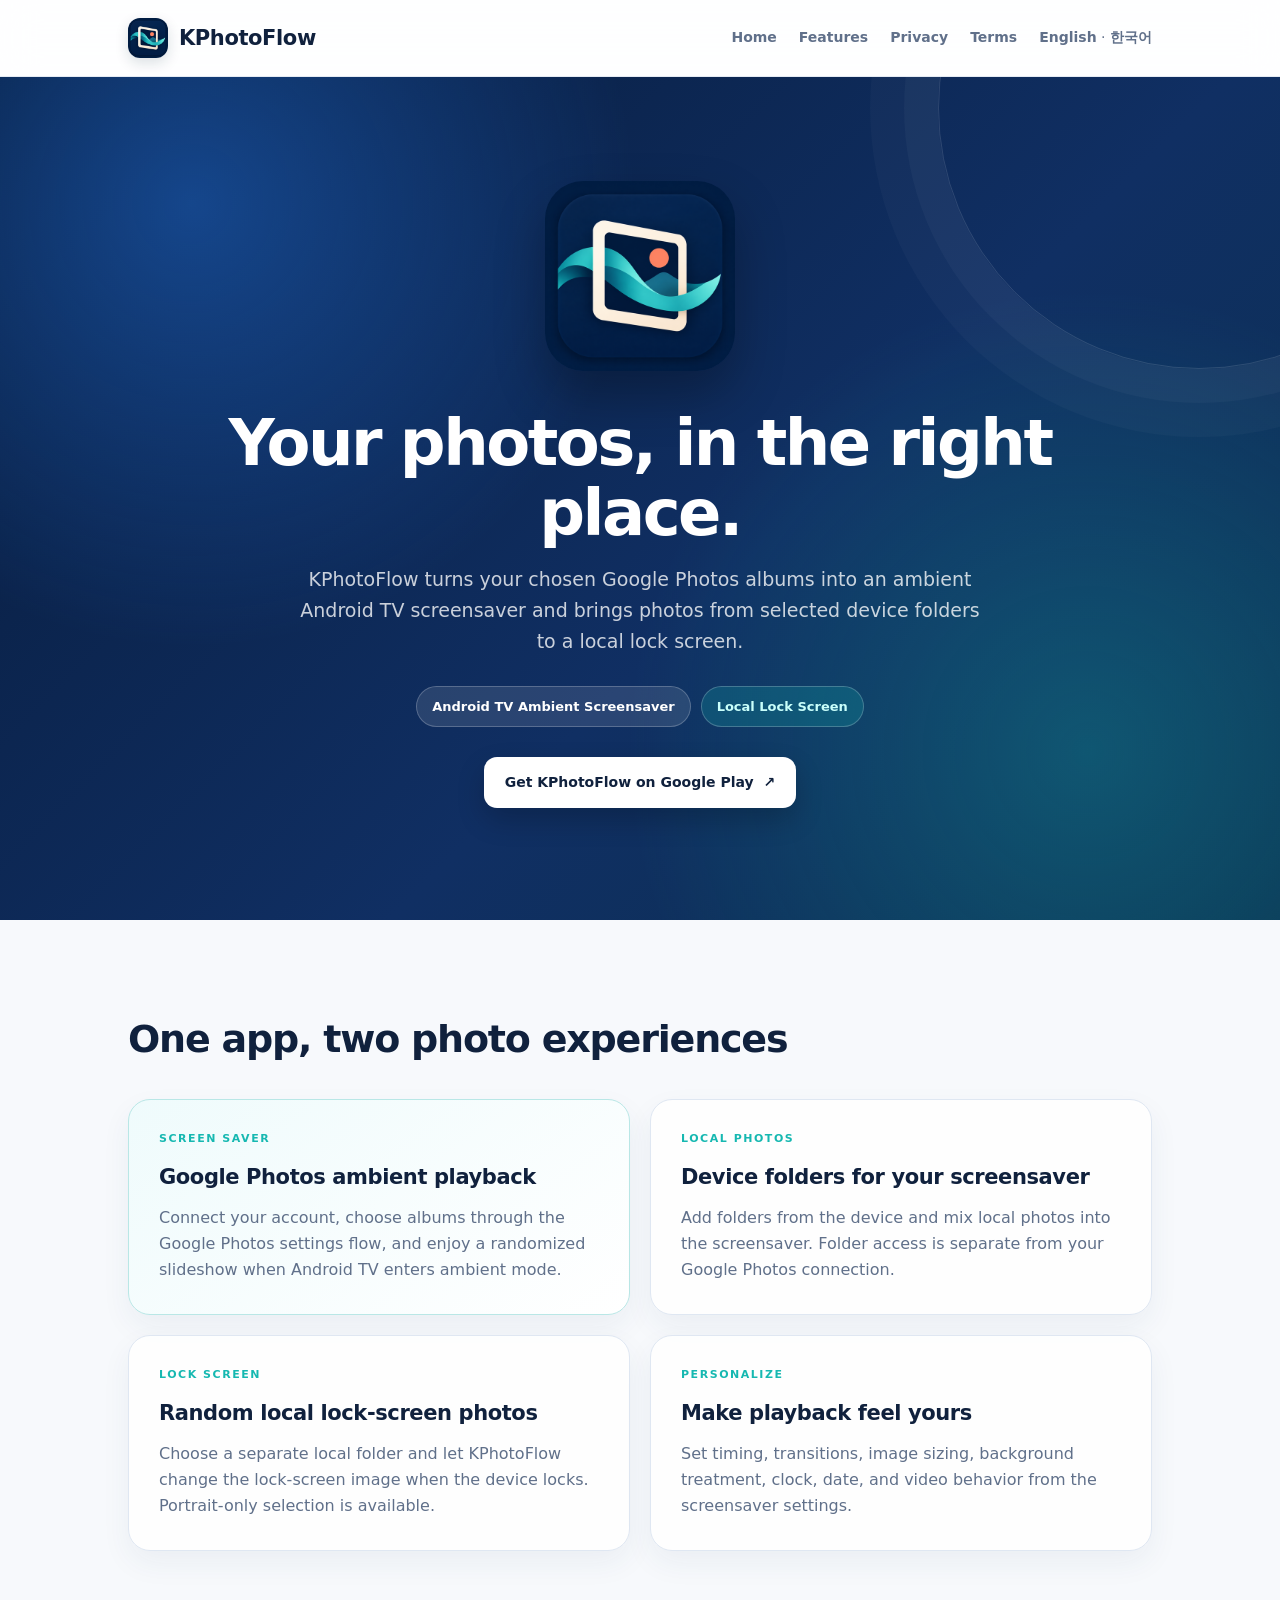
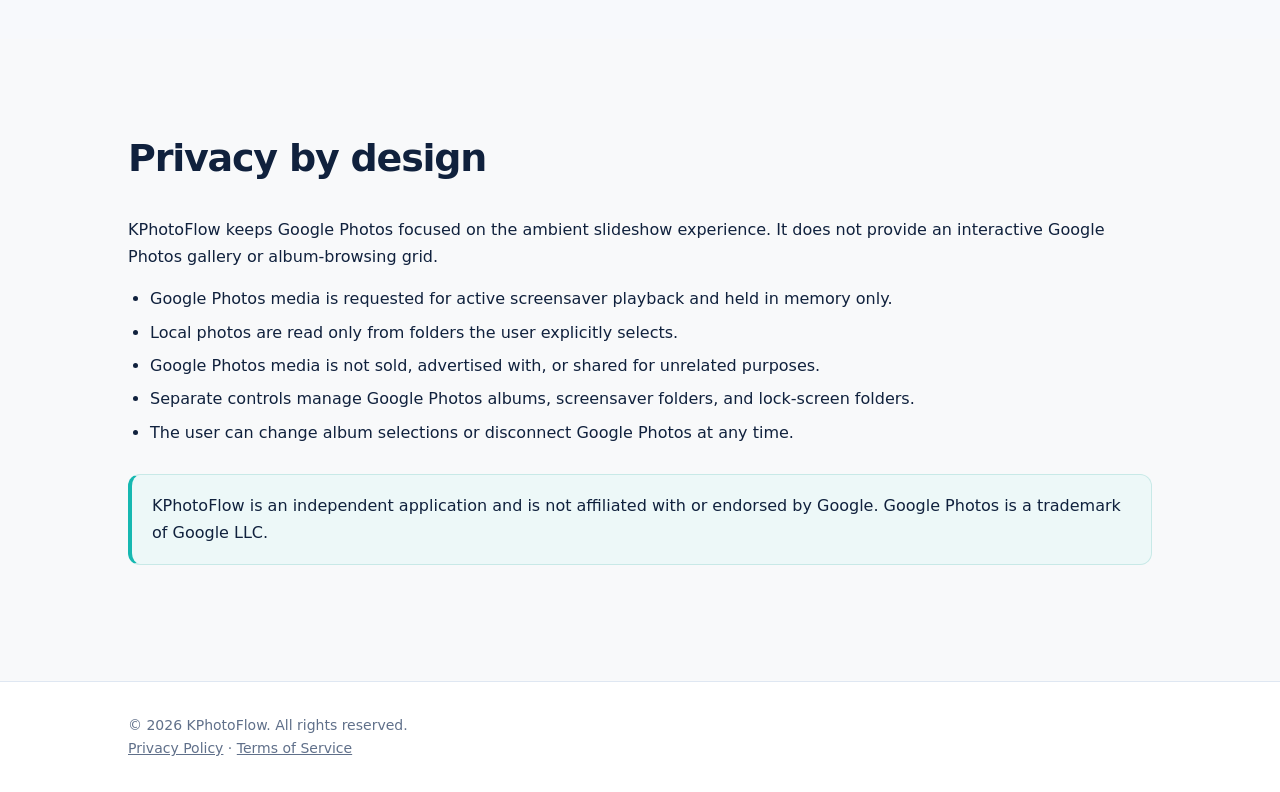
<file: index.html>
<!doctype html>
<html lang="en">
<head>
<meta charset="utf-8">
<meta name="viewport" content="width=device-width, initial-scale=1">
<title>KPhotoFlow | KPhotoFlow</title>
<meta name="description" content="KPhotoFlow is a privacy-first ambient screensaver and local lock-screen photo app.">
<link rel="icon" type="image/png" href="assets/photoflow-logo.png">
<link rel="stylesheet" href="style.css">
</head>
<body>
<header>
  <div class="container nav">
    <a class="brand" href="index.html">
      <img src="assets/photoflow-logo.png" alt="KPhotoFlow logo">
      <span>KPhotoFlow</span>
    </a>
    <nav>
      <a href="index.html">Home</a>
      <a href="#features">Features</a>
      <a href="privacy.html">Privacy</a>
      <a href="terms.html">Terms</a>
      <span class="language-switch"><a href="index.html">English</a> · <a href="index-ko.html">한국어</a></span>
    </nav>
  </div>
</header>

<main>
<section class="hero">
  <div class="container">
    <img src="assets/photoflow-logo.png" alt="KPhotoFlow">
    <h1>Your photos, in the right place.</h1>
    <p>KPhotoFlow turns your chosen Google Photos albums into an ambient Android TV screensaver and brings photos from selected device folders to a local lock screen.</p>
    <div class="badges"><span class="badge">Android TV Ambient Screensaver</span><span class="badge secondary">Local Lock Screen</span></div>
    <div class="hero-actions"><a class="download-button" href="https://play.google.com/store/apps/details?id=com.photoflow.tv" target="_blank" rel="noopener">Get KPhotoFlow on Google Play <span aria-hidden="true">↗</span></a></div>
  </div>
</section>

<section id="features">
  <div class="container">
    <h2>One app, two photo experiences</h2>
    <div class="grid">
      <div class="card accent-card"><span class="eyebrow">SCREEN SAVER</span><h3>Google Photos ambient playback</h3><p>Connect your account, choose albums through the Google Photos settings flow, and enjoy a randomized slideshow when Android TV enters ambient mode.</p></div>
      <div class="card"><span class="eyebrow">LOCAL PHOTOS</span><h3>Device folders for your screensaver</h3><p>Add folders from the device and mix local photos into the screensaver. Folder access is separate from your Google Photos connection.</p></div>
      <div class="card"><span class="eyebrow">LOCK SCREEN</span><h3>Random local lock-screen photos</h3><p>Choose a separate local folder and let KPhotoFlow change the lock-screen image when the device locks. Portrait-only selection is available.</p></div>
      <div class="card"><span class="eyebrow">PERSONALIZE</span><h3>Make playback feel yours</h3><p>Set timing, transitions, image sizing, background treatment, clock, date, and video behavior from the screensaver settings.</p></div>
    </div>
  </div>
</section>

<section style="background:#f8f9fa;">
  <div class="container">
    <h2>Privacy by design</h2>
    <p>KPhotoFlow keeps Google Photos focused on the ambient slideshow experience. It does not provide an interactive Google Photos gallery or album-browsing grid.</p>
    <ul>
      <li>Google Photos media is requested for active screensaver playback and held in memory only.</li>
      <li>Local photos are read only from folders the user explicitly selects.</li>
      <li>Google Photos media is not sold, advertised with, or shared for unrelated purposes.</li>
      <li>Separate controls manage Google Photos albums, screensaver folders, and lock-screen folders.</li>
      <li>The user can change album selections or disconnect Google Photos at any time.</li>
    </ul>
    <div class="notice">
      KPhotoFlow is an independent application and is not affiliated with or endorsed by Google.
      Google Photos is a trademark of Google LLC.
    </div>
  </div>
</section>
</main>

<footer>
  <div class="container">
    <div>© 2026 KPhotoFlow. All rights reserved.</div>
    <div><a href="privacy.html">Privacy Policy</a> · <a href="terms.html">Terms of Service</a></div>
  </div>
</footer>
<script src="language.js"></script>
</body>
</html>
</file>
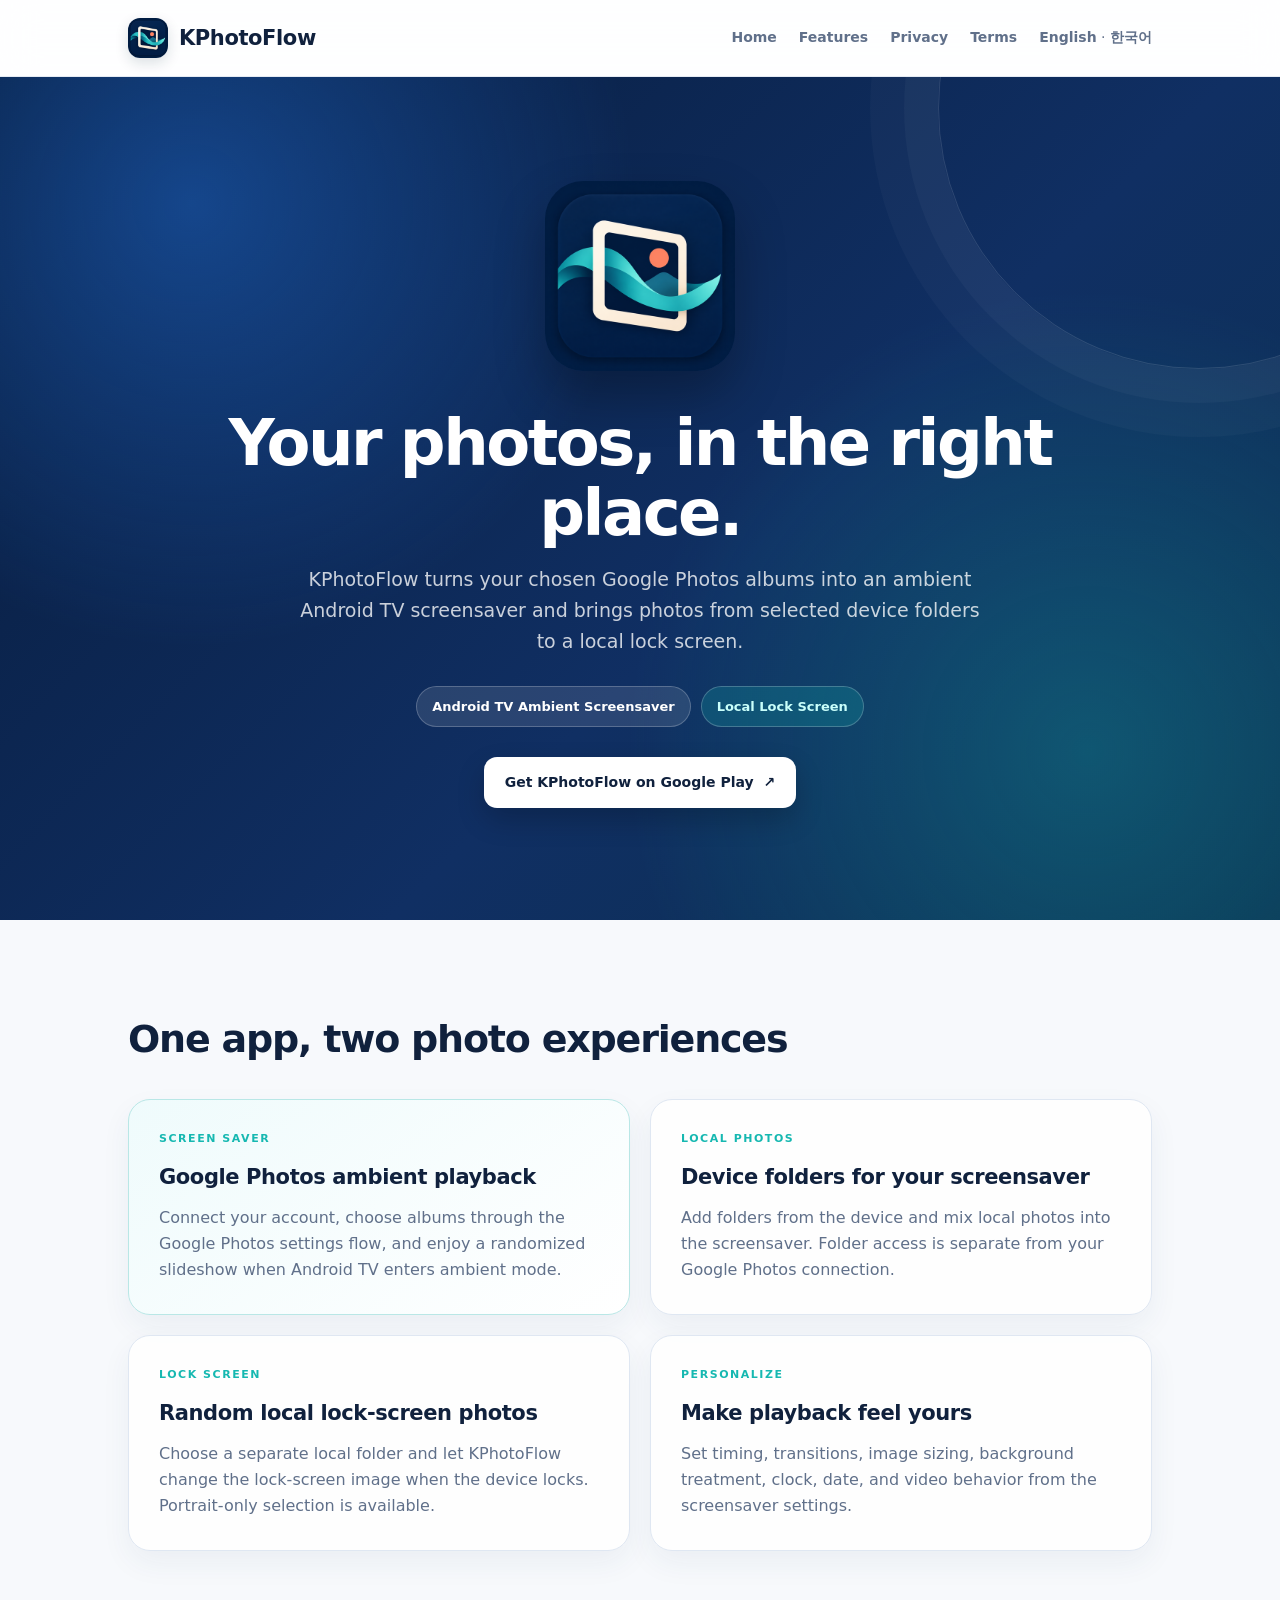
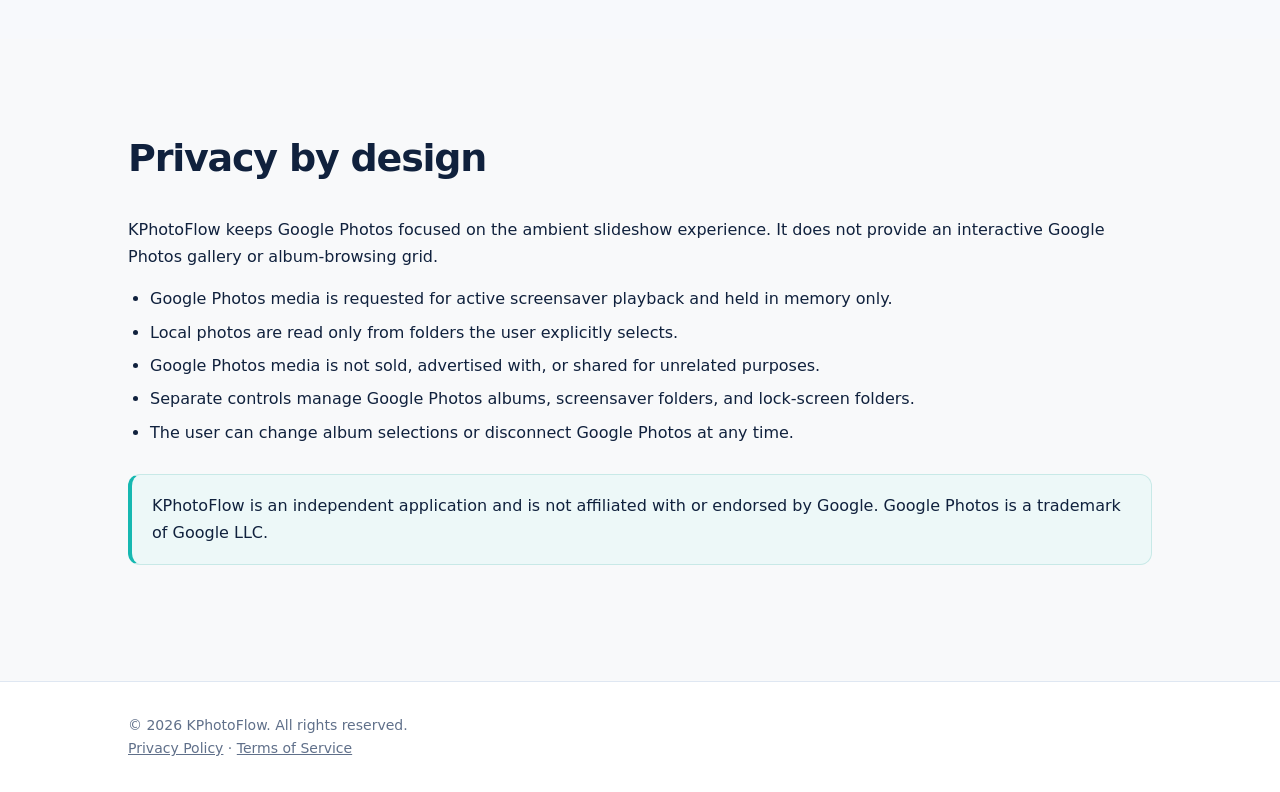
<file: index-ko.html>
<!doctype html>
<html lang="ko">
<head>
<meta charset="utf-8">
<meta name="viewport" content="width=device-width, initial-scale=1">
<title>KPhotoFlow | KPhotoFlow</title>
<meta name="description" content="KPhotoFlow 앰비언트 화면보호기와 로컬 잠금화면 사진 앱입니다.">
<link rel="icon" type="image/png" href="assets/photoflow-logo.png">
<link rel="stylesheet" href="style.css">
</head>
<body>
<header><div class="container nav">
  <a class="brand" href="index-ko.html"><img src="assets/photoflow-logo.png" alt="KPhotoFlow 로고"><span>KPhotoFlow</span></a>
  <nav><a href="index-ko.html">홈</a><a href="#features">기능</a><a href="privacy-ko.html">개인정보</a><a href="terms-ko.html">약관</a><span class="language-switch"><a href="index.html">English</a> · <a href="index-ko.html">한국어</a></span></nav>
</div></header>
<main>
<section class="hero"><div class="container">
  <img src="assets/photoflow-logo.png" alt="KPhotoFlow">
  <h1>사진을, 가장 잘 어울리는 곳에.</h1>
  <p>KPhotoFlow는 선택한 Google 포토 앨범을 Android TV 앰비언트 화면보호기로 보여주고, 기기 폴더의 사진을 로컬 잠금화면에 표시합니다.</p>
  <div class="badges"><span class="badge">Android TV 앰비언트 화면보호기</span><span class="badge secondary">로컬 잠금화면</span></div>
  <div class="hero-actions"><a class="download-button" href="https://play.google.com/store/apps/details?id=com.photoflow.tv" target="_blank" rel="noopener">Google Play에서 KPhotoFlow 다운로드 <span aria-hidden="true">↗</span></a></div>
</div></section>
<section id="features"><div class="container">
  <h2>하나의 앱, 두 가지 사진 경험</h2>
  <div class="grid">
    <div class="card accent-card"><span class="eyebrow">화면보호기</span><h3>Google 포토 앰비언트 재생</h3><p>계정을 연결하고 Google 포토 설정 화면에서 앨범을 선택하면 Android TV가 앰비언트 모드에 들어갈 때 무작위 슬라이드쇼를 재생합니다.</p></div>
    <div class="card"><span class="eyebrow">로컬 사진</span><h3>화면보호기용 기기 폴더</h3><p>기기 폴더를 추가해 로컬 사진을 화면보호기에 포함할 수 있습니다. Google 포토 연결과는 별도로 관리됩니다.</p></div>
    <div class="card"><span class="eyebrow">잠금화면</span><h3>무작위 로컬 잠금화면</h3><p>별도의 로컬 폴더를 선택하면 기기가 잠길 때마다 잠금화면 사진을 변경합니다. 세로사진만 사용하도록 설정할 수도 있습니다.</p></div>
    <div class="card"><span class="eyebrow">개인화</span><h3>나만의 재생 방식</h3><p>재생 시간, 전환 효과, 사진 크기, 배경 처리, 시계, 날짜, 동영상 동작을 설정할 수 있습니다.</p></div>
  </div>
</div></section>
<section style="background:#f8f9fa;"><div class="container">
  <h2>개인정보 보호를 기본으로</h2>
  <p>KPhotoFlow는 Google 포토를 앰비언트 슬라이드쇼에만 사용합니다. Google 포토의 대화형 갤러리나 앨범 탐색 화면은 제공하지 않습니다.</p>
  <ul><li>Google 포토 미디어는 재생 중 메모리에만 보관합니다.</li><li>로컬 사진은 사용자가 직접 선택한 폴더에서만 읽습니다.</li><li>Google 포토 미디어를 판매하거나 광고·무관한 목적으로 공유하지 않습니다.</li><li>Google 포토 앨범, 화면보호기 폴더, 잠금화면 폴더를 각각 관리합니다.</li></ul>
  <div class="notice">KPhotoFlow는 Google과 제휴하거나 Google의 후원을 받지 않는 독립 애플리케이션입니다. Google Photos는 Google LLC의 상표입니다.</div>
</div></section>
</main>
<footer><div class="container"><div>© 2026 KPhotoFlow. All rights reserved.</div><div><a href="privacy-ko.html">개인정보 처리방침</a> · <a href="terms-ko.html">이용약관</a></div></div></footer><script src="language.js"></script>
</body></html>
</file>
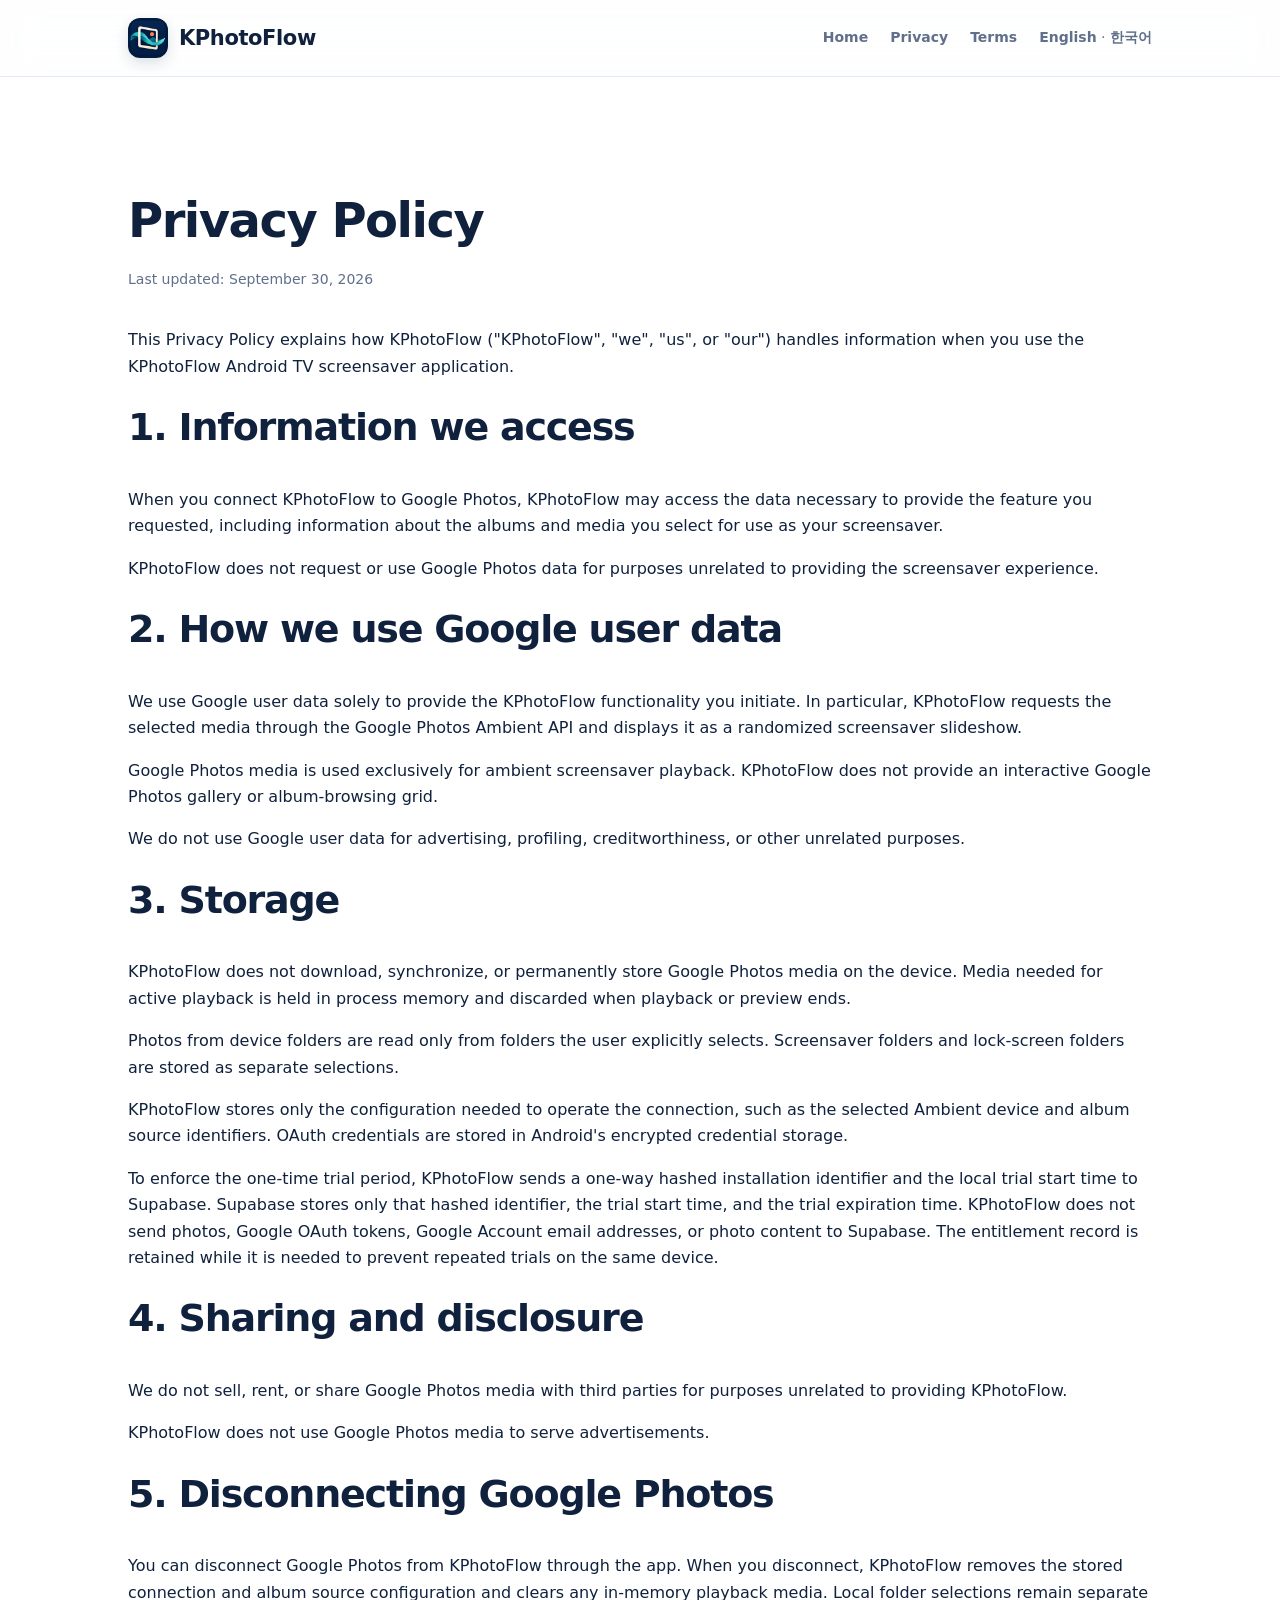
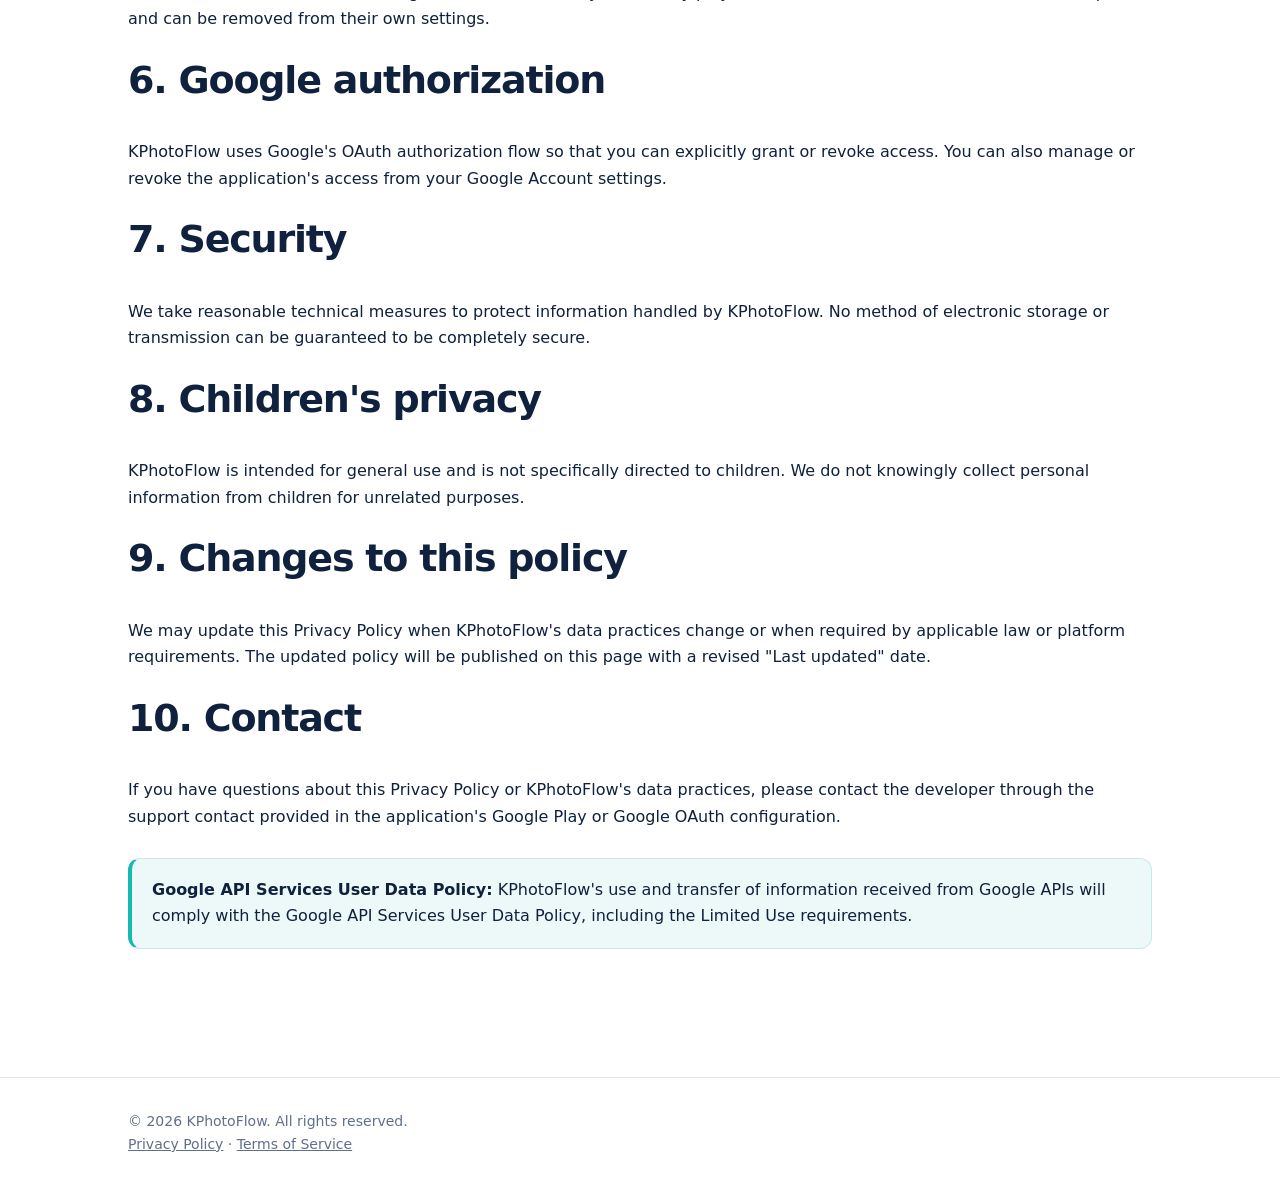
<file: privacy-ko.html>
<!doctype html>
<html lang="ko"><head><meta charset="utf-8"><meta name="viewport" content="width=device-width, initial-scale=1"><title>개인정보 처리방침 | KPhotoFlow</title><meta name="description" content="KPhotoFlow의 개인정보 처리방침입니다."><link rel="icon" type="image/png" href="assets/photoflow-logo.png"><link rel="stylesheet" href="style.css"></head>
<body><header><div class="container nav"><a class="brand" href="index-ko.html"><img src="assets/photoflow-logo.png" alt="KPhotoFlow 로고"><span>KPhotoFlow</span></a><nav><a href="index-ko.html">홈</a><a href="index-ko.html#features">기능</a><a href="privacy-ko.html">개인정보</a><a href="terms-ko.html">약관</a><span class="language-switch"><a href="privacy.html">English</a> · <a href="privacy-ko.html">한국어</a></span></nav></div></header>
<main class="policy"><div class="container"><h1>개인정보 처리방침</h1><div class="updated">최종 업데이트: 2026년 9월 30일</div>
<p>이 개인정보 처리방침은 KPhotoFlow Android TV 화면보호기와 로컬 잠금화면 기능이 정보를 처리하는 방식을 설명합니다.</p>
<h2>1. 접근하는 정보</h2><p>Google 포토를 연결하면 사용자가 화면보호기에 사용하도록 선택한 앨범과 미디어를 제공하는 데 필요한 정보에 접근할 수 있습니다.</p><p>화면보호기 기능과 무관한 목적으로 Google 포토 데이터를 요청하거나 사용하지 않습니다.</p>
<h2>2. Google 사용자 데이터 사용</h2><p>Google 사용자 데이터는 사용자가 요청한 KPhotoFlow 기능을 제공하는 데만 사용합니다. Google Photos Ambient API로 선택된 미디어를 요청하고 무작위 앰비언트 슬라이드쇼로 표시합니다.</p><p>Google 포토 미디어는 앰비언트 화면보호기에만 사용하며 대화형 갤러리나 앨범 탐색 화면을 제공하지 않습니다. 광고, 프로파일링 또는 기타 무관한 목적으로 사용하지 않습니다.</p>
<h2>3. 저장</h2><p>Google 포토 미디어를 기기에 다운로드하거나 영구 저장하지 않습니다. 재생에 필요한 미디어는 프로세스 메모리에만 보관하고 재생이나 미리보기가 끝나면 폐기합니다.</p><p>로컬 사진은 사용자가 명시적으로 선택한 폴더에서만 읽습니다. 화면보호기 폴더와 잠금화면 폴더는 별도로 관리합니다. OAuth 자격 증명은 Android의 암호화된 저장소에 보관합니다.</p><p>1회 체험판을 관리하기 위해 KPhotoFlow는 해시 처리한 설치 식별자와 로컬 체험 시작 시각을 Supabase로 보냅니다. Supabase에는 해시된 식별자, 체험 시작 시각, 체험 만료 시각만 저장됩니다. 사진, Google OAuth 토큰, Google 계정 이메일 주소, 사진 내용은 Supabase로 보내지 않습니다. 같은 기기에서 체험판이 반복되지 않도록 필요한 기간 동안 체험판 권한 기록을 보관합니다.</p>
<h2>4. 공유 및 공개</h2><p>Google 포토 미디어를 판매하거나 무관한 목적으로 제3자와 공유하지 않으며 광고에 사용하지 않습니다.</p>
<h2>5. Google 포토 연결 해제</h2><p>앱에서 Google 포토 연결을 해제할 수 있습니다. 연결 정보와 앨범 설정, 메모리의 재생 미디어를 삭제합니다. 로컬 폴더 설정은 별도로 유지되며 자체 설정에서 제거할 수 있습니다.</p>
<h2>6. 보안 및 변경</h2><p>KPhotoFlow는 처리하는 정보를 보호하기 위해 합리적인 기술적 조치를 취합니다. 데이터 처리 방식이나 관련 법령이 변경되면 이 페이지의 업데이트 날짜를 갱신합니다.</p>
<h2>7. 문의</h2><p>개인정보 처리에 관한 문의는 Google Play 또는 Google OAuth 설정에 제공된 개발자 지원 연락처를 이용해 주세요.</p><div class="notice"><strong>Google API 서비스 사용자 데이터 정책:</strong> KPhotoFlow는 Google API에서 받은 정보의 사용 및 이전에 관한 정책과 Limited Use 요건을 준수합니다.</div>
</div></main><footer><div class="container"><div>© 2026 KPhotoFlow. All rights reserved.</div><div><a href="privacy-ko.html">개인정보 처리방침</a> · <a href="terms-ko.html">이용약관</a></div></div></footer><script src="language.js"></script></body></html>
</file>
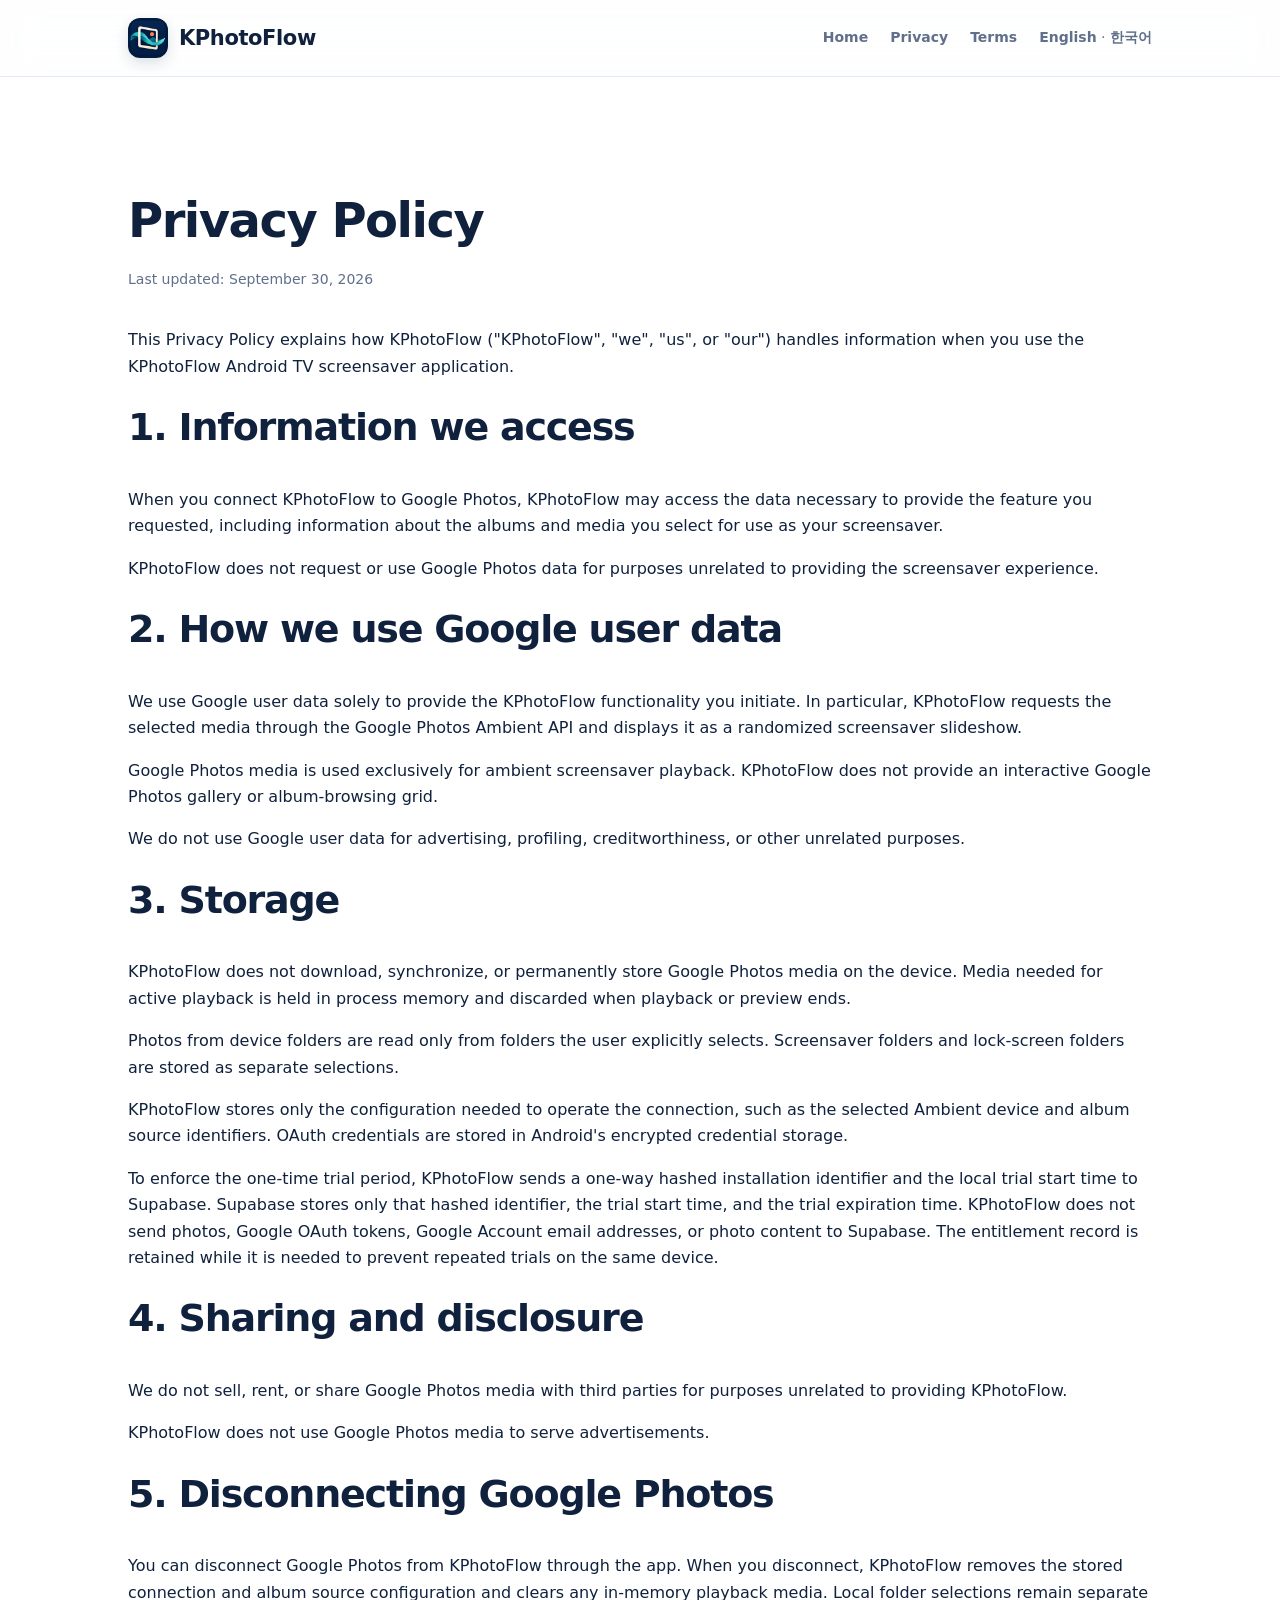
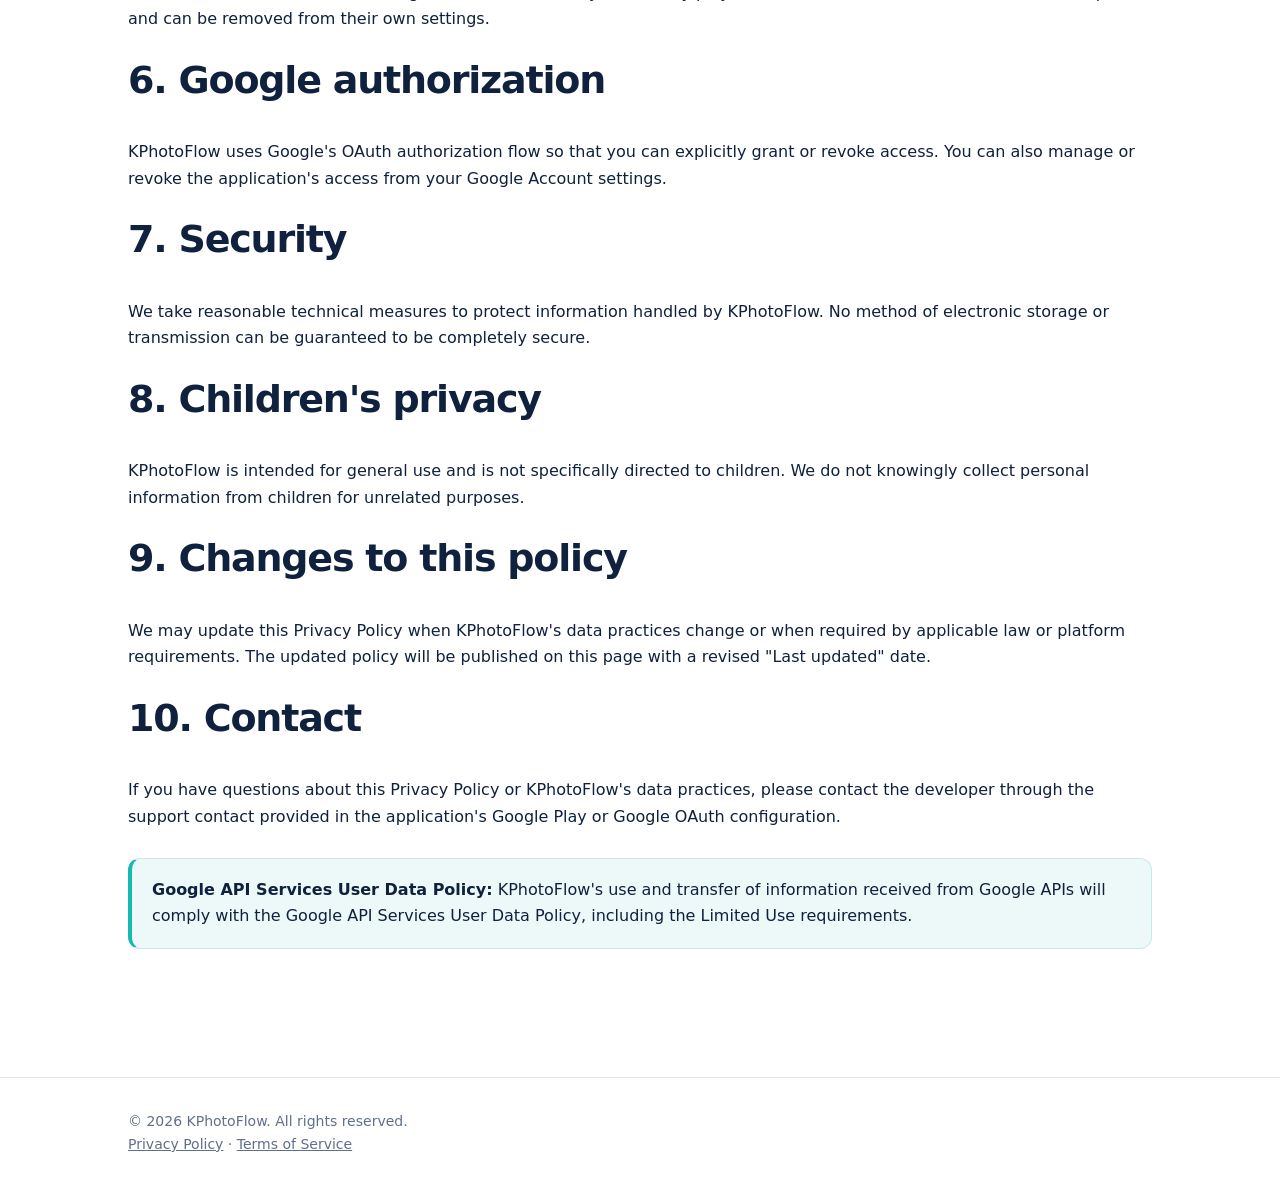
<file: privacy.html>
<!doctype html>
<html lang="en">
<head>
<meta charset="utf-8">
<meta name="viewport" content="width=device-width, initial-scale=1">
<title>Privacy Policy | KPhotoFlow</title>
<meta name="description" content="Privacy Policy for KPhotoFlow ambient screensaver and local lock-screen photo features.">
<link rel="icon" type="image/png" href="assets/photoflow-logo.png">
<link rel="stylesheet" href="style.css">
</head>
<body>
<header>
  <div class="container nav">
    <a class="brand" href="index.html">
      <img src="assets/photoflow-logo.png" alt="KPhotoFlow logo">
      <span>KPhotoFlow</span>
    </a>
    <nav>
      <a href="index.html">Home</a>
      <a href="privacy.html">Privacy</a>
      <a href="terms.html">Terms</a>
      <span class="language-switch"><a href="privacy.html">English</a> · <a href="privacy-ko.html">한국어</a></span>
    </nav>
  </div>
</header>

<main class="policy">
<div class="container">
<h1>Privacy Policy</h1>
<div class="updated">Last updated: September 30, 2026</div>

<p>This Privacy Policy explains how KPhotoFlow ("KPhotoFlow", "we", "us", or "our") handles information when you use the KPhotoFlow Android TV screensaver application.</p>

<h2>1. Information we access</h2>
<p>When you connect KPhotoFlow to Google Photos, KPhotoFlow may access the data necessary to provide the feature you requested, including information about the albums and media you select for use as your screensaver.</p>
<p>KPhotoFlow does not request or use Google Photos data for purposes unrelated to providing the screensaver experience.</p>

<h2>2. How we use Google user data</h2>
<p>We use Google user data solely to provide the KPhotoFlow functionality you initiate. In particular, KPhotoFlow requests the selected media through the Google Photos Ambient API and displays it as a randomized screensaver slideshow.</p>
<p>Google Photos media is used exclusively for ambient screensaver playback. KPhotoFlow does not provide an interactive Google Photos gallery or album-browsing grid.</p>
<p>We do not use Google user data for advertising, profiling, creditworthiness, or other unrelated purposes.</p>

<h2>3. Storage</h2>
<p>KPhotoFlow does not download, synchronize, or permanently store Google Photos media on the device. Media needed for active playback is held in process memory and discarded when playback or preview ends.</p>
<p>Photos from device folders are read only from folders the user explicitly selects. Screensaver folders and lock-screen folders are stored as separate selections.</p>
<p>KPhotoFlow stores only the configuration needed to operate the connection, such as the selected Ambient device and album source identifiers. OAuth credentials are stored in Android's encrypted credential storage.</p>
<p>To enforce the one-time trial period, KPhotoFlow sends a one-way hashed installation identifier and the local trial start time to Supabase. Supabase stores only that hashed identifier, the trial start time, and the trial expiration time. KPhotoFlow does not send photos, Google OAuth tokens, Google Account email addresses, or photo content to Supabase. The entitlement record is retained while it is needed to prevent repeated trials on the same device.</p>

<h2>4. Sharing and disclosure</h2>
<p>We do not sell, rent, or share Google Photos media with third parties for purposes unrelated to providing KPhotoFlow.</p>
<p>KPhotoFlow does not use Google Photos media to serve advertisements.</p>

<h2>5. Disconnecting Google Photos</h2>
<p>You can disconnect Google Photos from KPhotoFlow through the app. When you disconnect, KPhotoFlow removes the stored connection and album source configuration and clears any in-memory playback media. Local folder selections remain separate and can be removed from their own settings.</p>

<h2>6. Google authorization</h2>
<p>KPhotoFlow uses Google's OAuth authorization flow so that you can explicitly grant or revoke access. You can also manage or revoke the application's access from your Google Account settings.</p>

<h2>7. Security</h2>
<p>We take reasonable technical measures to protect information handled by KPhotoFlow. No method of electronic storage or transmission can be guaranteed to be completely secure.</p>

<h2>8. Children's privacy</h2>
<p>KPhotoFlow is intended for general use and is not specifically directed to children. We do not knowingly collect personal information from children for unrelated purposes.</p>

<h2>9. Changes to this policy</h2>
<p>We may update this Privacy Policy when KPhotoFlow's data practices change or when required by applicable law or platform requirements. The updated policy will be published on this page with a revised "Last updated" date.</p>

<h2>10. Contact</h2>
<p>If you have questions about this Privacy Policy or KPhotoFlow's data practices, please contact the developer through the support contact provided in the application's Google Play or Google OAuth configuration.</p>

<div class="notice">
<strong>Google API Services User Data Policy:</strong>
KPhotoFlow's use and transfer of information received from Google APIs will comply with the Google API Services User Data Policy, including the Limited Use requirements.
</div>
</div>
</main>

<footer>
  <div class="container">
    <div>© 2026 KPhotoFlow. All rights reserved.</div>
    <div><a href="privacy.html">Privacy Policy</a> · <a href="terms.html">Terms of Service</a></div>
  </div>
</footer>
<script src="language.js"></script>
</body>
</html>
</file>
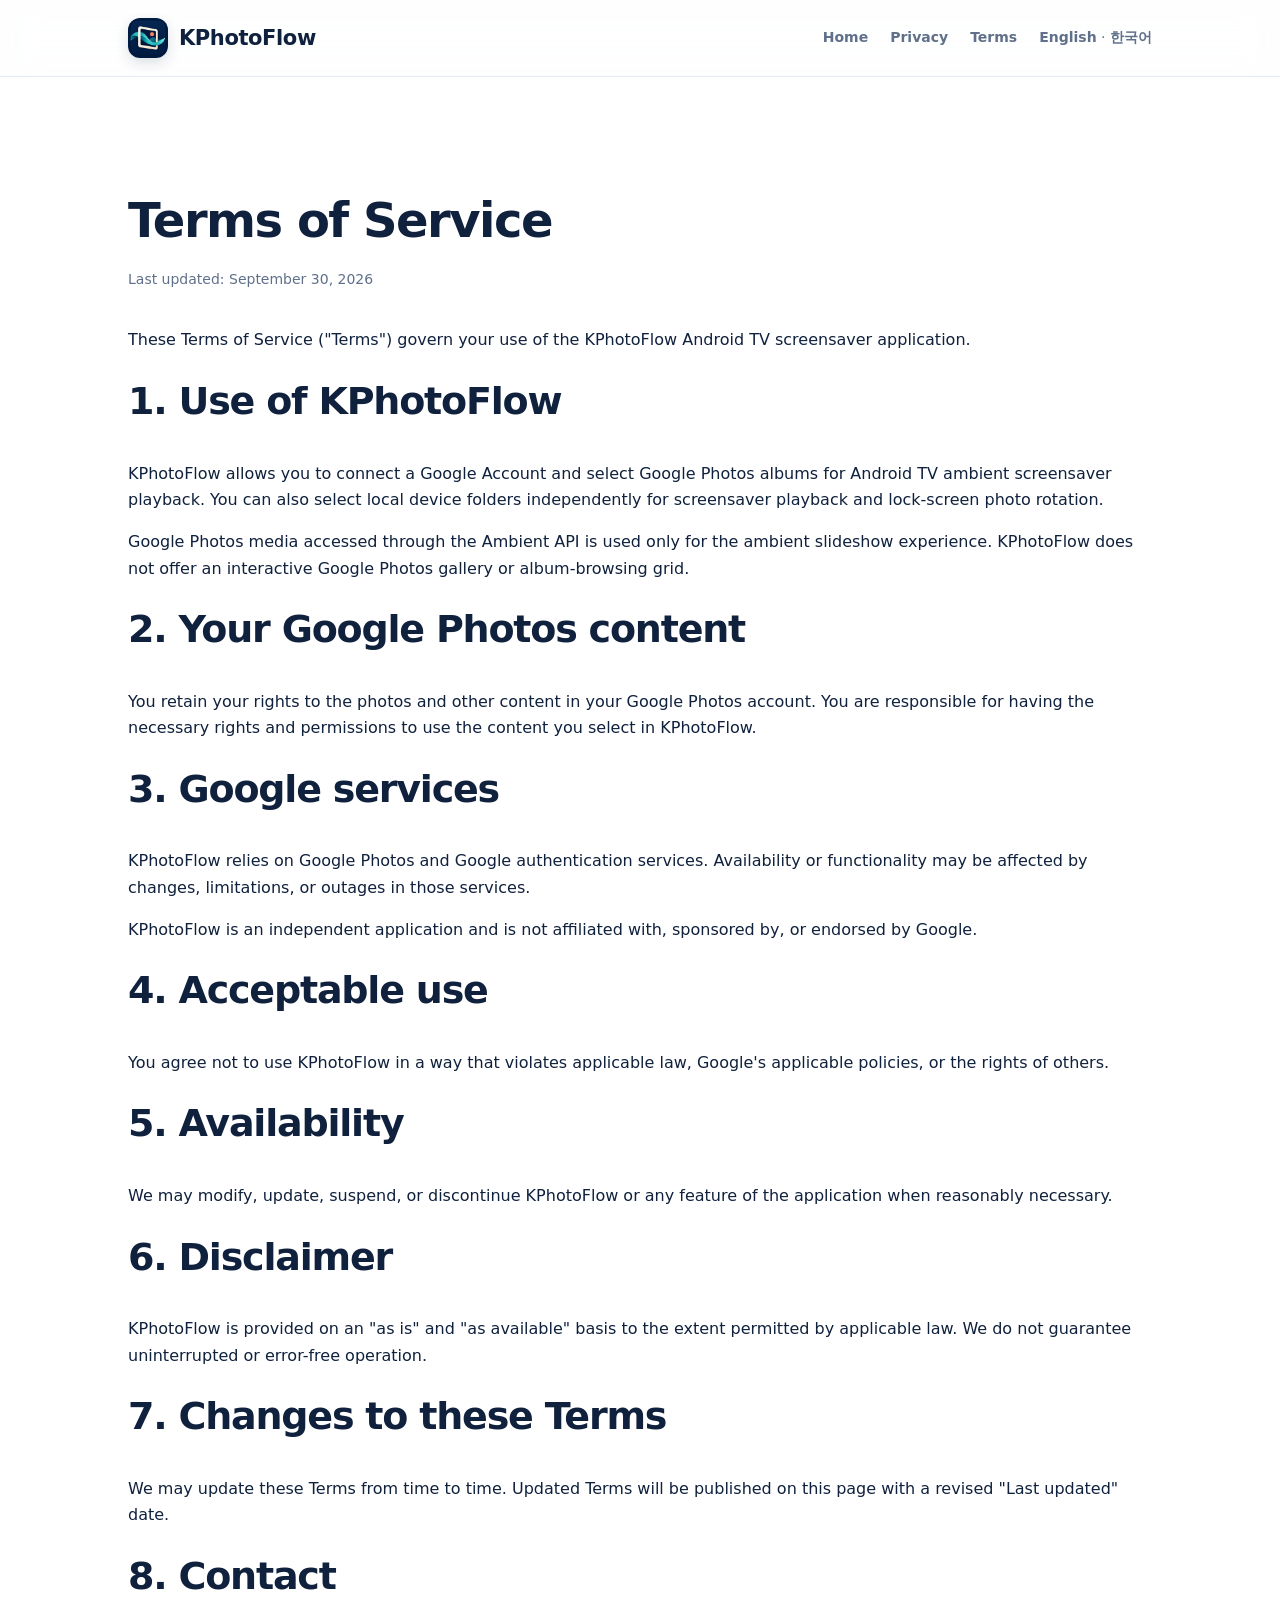
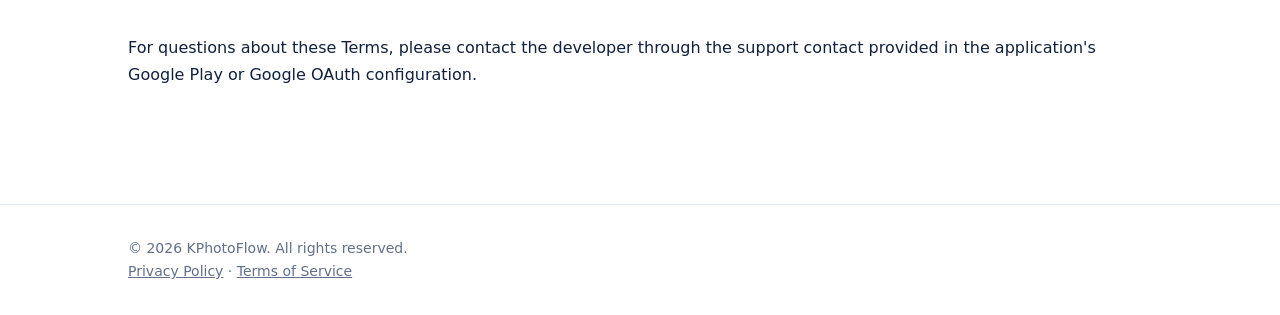
<file: terms-ko.html>
<!doctype html>
<html lang="ko"><head><meta charset="utf-8"><meta name="viewport" content="width=device-width, initial-scale=1"><title>이용약관 | KPhotoFlow</title><meta name="description" content="KPhotoFlow 이용약관입니다."><link rel="icon" type="image/png" href="assets/photoflow-logo.png"><link rel="stylesheet" href="style.css"></head>
<body><header><div class="container nav"><a class="brand" href="index-ko.html"><img src="assets/photoflow-logo.png" alt="KPhotoFlow 로고"><span>KPhotoFlow</span></a><nav><a href="index-ko.html">홈</a><a href="index-ko.html#features">기능</a><a href="privacy-ko.html">개인정보</a><a href="terms-ko.html">약관</a><span class="language-switch"><a href="terms.html">English</a> · <a href="terms-ko.html">한국어</a></span></nav></div></header>
<main class="policy"><div class="container"><h1>이용약관</h1><div class="updated">최종 업데이트: 2026년 9월 30일</div>
<p>이 약관은 KPhotoFlow Android TV 화면보호기와 로컬 잠금화면 애플리케이션의 이용에 적용됩니다.</p>
<h2>1. KPhotoFlow 이용</h2><p>KPhotoFlow는 Google 계정을 연결하고 Google 포토 앨범을 Android TV 앰비언트 화면보호기로 표시할 수 있게 합니다. 사용자는 화면보호기와 잠금화면에 사용할 로컬 기기 폴더도 각각 선택할 수 있습니다.</p><p>Ambient API로 접근한 Google 포토 미디어는 앰비언트 슬라이드쇼에만 사용하며 대화형 갤러리나 앨범 탐색 화면은 제공하지 않습니다.</p>
<h2>2. 사용자의 콘텐츠</h2><p>Google 포토와 로컬 기기에 있는 사진에 대한 권리는 사용자에게 있습니다. 선택한 콘텐츠를 사용할 권리와 허가를 확보할 책임은 사용자에게 있습니다.</p>
<h2>3. Google 서비스</h2><p>KPhotoFlow는 Google 포토와 Google 인증 서비스에 의존합니다. 해당 서비스의 변경, 제한 또는 장애로 기능이 영향을 받을 수 있습니다. KPhotoFlow는 Google과 제휴하거나 Google의 후원을 받지 않는 독립 애플리케이션입니다.</p>
<h2>4. 허용되는 사용</h2><p>관련 법률, Google 정책 또는 타인의 권리를 침해하는 방식으로 KPhotoFlow를 사용해서는 안 됩니다.</p>
<h2>5. 이용 가능성</h2><p>필요한 경우 KPhotoFlow 또는 일부 기능을 수정, 업데이트, 중지하거나 종료할 수 있습니다.</p>
<h2>6. 면책</h2><p>관련 법률이 허용하는 범위에서 KPhotoFlow는 "있는 그대로", "이용 가능한 상태로" 제공됩니다. 중단이나 오류가 없음을 보장하지 않습니다.</p>
<h2>7. 문의</h2><p>약관에 관한 문의는 Google Play 또는 Google OAuth 설정에 제공된 개발자 지원 연락처를 이용해 주세요.</p>
</div></main><footer><div class="container"><div>© 2026 KPhotoFlow. All rights reserved.</div><div><a href="privacy-ko.html">개인정보 처리방침</a> · <a href="terms-ko.html">이용약관</a></div></div></footer><script src="language.js"></script></body></html>
</file>
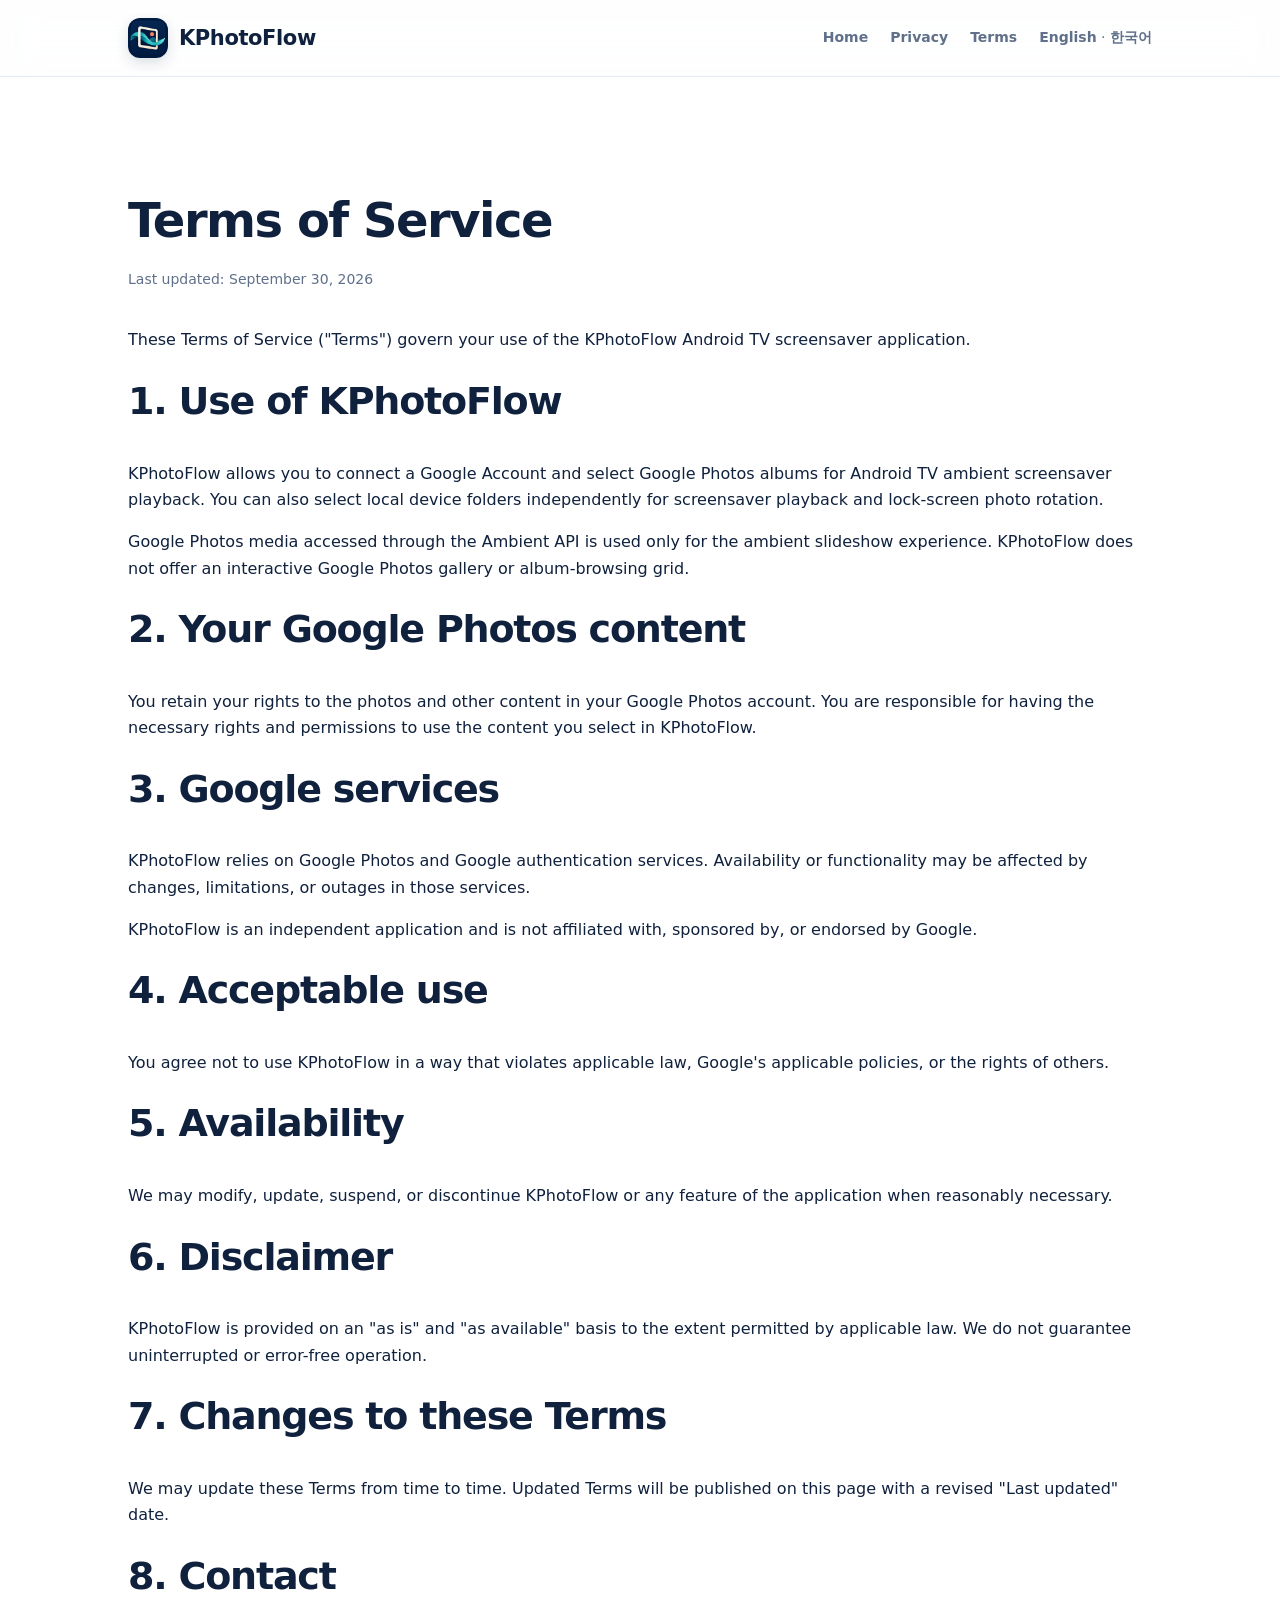
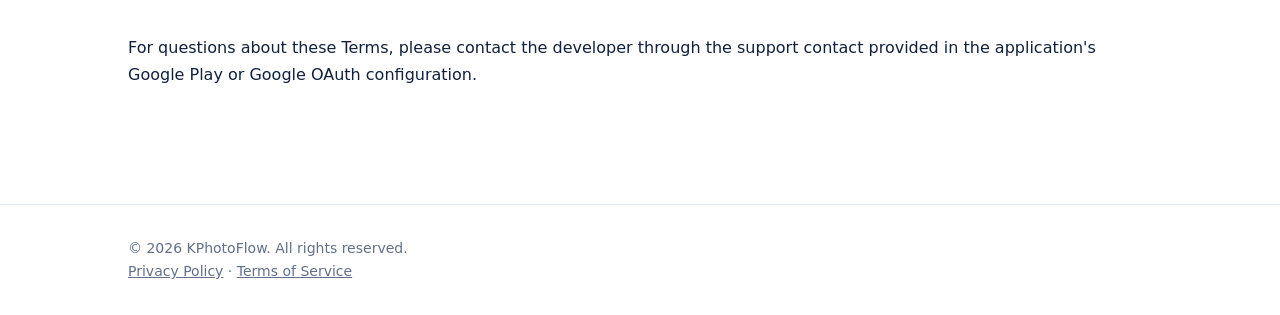
<file: terms.html>
<!doctype html>
<html lang="en">
<head>
<meta charset="utf-8">
<meta name="viewport" content="width=device-width, initial-scale=1">
<title>Terms of Service | KPhotoFlow</title>
<meta name="description" content="Terms of Service for KPhotoFlow ambient screensaver and local lock-screen photo features.">
<link rel="icon" type="image/png" href="assets/photoflow-logo.png">
<link rel="stylesheet" href="style.css">
</head>
<body>
<header>
  <div class="container nav">
    <a class="brand" href="index.html">
      <img src="assets/photoflow-logo.png" alt="KPhotoFlow logo">
      <span>KPhotoFlow</span>
    </a>
    <nav>
      <a href="index.html">Home</a>
      <a href="privacy.html">Privacy</a>
      <a href="terms.html">Terms</a>
      <span class="language-switch"><a href="terms.html">English</a> · <a href="terms-ko.html">한국어</a></span>
    </nav>
  </div>
</header>

<main class="policy">
<div class="container">
<h1>Terms of Service</h1>
<div class="updated">Last updated: September 30, 2026</div>

<p>These Terms of Service ("Terms") govern your use of the KPhotoFlow Android TV screensaver application.</p>

<h2>1. Use of KPhotoFlow</h2>
<p>KPhotoFlow allows you to connect a Google Account and select Google Photos albums for Android TV ambient screensaver playback. You can also select local device folders independently for screensaver playback and lock-screen photo rotation.</p>
<p>Google Photos media accessed through the Ambient API is used only for the ambient slideshow experience. KPhotoFlow does not offer an interactive Google Photos gallery or album-browsing grid.</p>

<h2>2. Your Google Photos content</h2>
<p>You retain your rights to the photos and other content in your Google Photos account. You are responsible for having the necessary rights and permissions to use the content you select in KPhotoFlow.</p>

<h2>3. Google services</h2>
<p>KPhotoFlow relies on Google Photos and Google authentication services. Availability or functionality may be affected by changes, limitations, or outages in those services.</p>
<p>KPhotoFlow is an independent application and is not affiliated with, sponsored by, or endorsed by Google.</p>

<h2>4. Acceptable use</h2>
<p>You agree not to use KPhotoFlow in a way that violates applicable law, Google's applicable policies, or the rights of others.</p>

<h2>5. Availability</h2>
<p>We may modify, update, suspend, or discontinue KPhotoFlow or any feature of the application when reasonably necessary.</p>

<h2>6. Disclaimer</h2>
<p>KPhotoFlow is provided on an "as is" and "as available" basis to the extent permitted by applicable law. We do not guarantee uninterrupted or error-free operation.</p>

<h2>7. Changes to these Terms</h2>
<p>We may update these Terms from time to time. Updated Terms will be published on this page with a revised "Last updated" date.</p>

<h2>8. Contact</h2>
<p>For questions about these Terms, please contact the developer through the support contact provided in the application's Google Play or Google OAuth configuration.</p>
</div>
</main>

<footer>
  <div class="container">
    <div>© 2026 KPhotoFlow. All rights reserved.</div>
    <div><a href="privacy.html">Privacy Policy</a> · <a href="terms.html">Terms of Service</a></div>
  </div>
</footer>
<script src="language.js"></script>
</body>
</html>
</file>
<file: style.css>
:root {
  --text: #10213d;
  --muted: #60708a;
  --border: #dfe7f2;
  --surface: #f4f7fb;
  --accent: #16b8b1;
}
* { box-sizing: border-box; }
body { margin: 0; font-family: Inter, ui-sans-serif, system-ui, -apple-system, BlinkMacSystemFont, "Noto Sans KR", Arial, sans-serif; color: var(--text); background: #f7f9fc; line-height: 1.65; }
.container { max-width: 1080px; margin: 0 auto; padding: 0 28px; }
header { position: sticky; top: 0; z-index: 10; border-bottom: 1px solid rgba(223,231,242,.8); background: rgba(255,255,255,.86); backdrop-filter: blur(18px); }
.nav { min-height: 76px; display: flex; align-items: center; justify-content: space-between; gap: 24px; }
.brand { display: flex; align-items: center; gap: 11px; font-weight: 800; font-size: 21px; letter-spacing: -.4px; color: var(--text); text-decoration: none; }
.brand img { width: 40px; height: 40px; object-fit: cover; border-radius: 12px; box-shadow: 0 5px 14px rgba(7,27,59,.14); }
nav { display: flex; align-items: center; gap: 22px; }
nav a { color: var(--muted); text-decoration: none; font-size: 14px; font-weight: 600; transition: color .2s ease; }
nav a:hover { color: var(--text); }
.language-switch { color: var(--muted); font-size: 14px; white-space: nowrap; }
.language-switch a { margin-left: 0; }
.hero { position: relative; overflow: hidden; padding: 104px 0 112px; text-align: center; color: #fff; background: radial-gradient(circle at 15% 15%, rgba(35,116,225,.45), transparent 34%), radial-gradient(circle at 85% 80%, rgba(22,184,177,.28), transparent 36%), linear-gradient(135deg, #071b3b, #102f63 58%, #0b3152); }
.hero::after { content: ""; position: absolute; width: 520px; height: 520px; right: -180px; top: -230px; border: 1px solid rgba(255,255,255,.13); border-radius: 50%; box-shadow: 0 0 0 34px rgba(255,255,255,.03), 0 0 0 68px rgba(255,255,255,.025); }
.hero .container { position: relative; z-index: 1; }
.hero img { width: min(190px, 48vw); height: auto; border-radius: 38px; box-shadow: 0 24px 50px rgba(0,0,0,.28); }
.hero h1 { font-size: clamp(40px, 6vw, 64px); line-height: 1.08; margin: 30px 0 16px; letter-spacing: -2.5px; }
.hero p { max-width: 700px; margin: 0 auto; color: rgba(255,255,255,.78); font-size: 19px; }
.badges { display: flex; justify-content: center; gap: 10px; flex-wrap: wrap; }
.badge { display: inline-block; margin-top: 28px; padding: 9px 15px; border: 1px solid rgba(255,255,255,.22); border-radius: 999px; background: rgba(255,255,255,.11); color: #fff; font-size: 13px; font-weight: 700; }
.badge.secondary { background: rgba(22,184,177,.22); color: #c9fffb; }
.hero-actions { display: flex; justify-content: center; margin-top: 30px; }
.download-button { display: inline-flex; align-items: center; gap: 10px; padding: 13px 20px; border: 1px solid rgba(255,255,255,.28); border-radius: 13px; background: #fff; color: #10213d; font-size: 14px; font-weight: 800; text-decoration: none; box-shadow: 0 12px 28px rgba(0,0,0,.2); transition: transform .2s ease, box-shadow .2s ease, background .2s ease; }
.download-button:hover { background: #e8fffc; color: #0c514f; transform: translateY(-2px); box-shadow: 0 16px 32px rgba(0,0,0,.25); }
section { padding: 88px 0; }
h2 { font-size: clamp(28px, 4vw, 38px); margin: 0 0 28px; letter-spacing: -1.2px; }
.grid { display: grid; grid-template-columns: repeat(2, minmax(0,1fr)); gap: 20px; }
.card { border: 1px solid var(--border); border-radius: 22px; padding: 30px; background: rgba(255,255,255,.86); box-shadow: 0 12px 30px rgba(31,61,100,.06); transition: transform .2s ease, box-shadow .2s ease; }
.card:hover { transform: translateY(-4px); box-shadow: 0 18px 38px rgba(31,61,100,.11); }
.card h3 { margin: 0 0 10px; font-size: 21px; letter-spacing: -.4px; }
.card p { margin: 0; color: var(--muted); }
.eyebrow { display: block; color: var(--accent); font-size: 11px; font-weight: 800; letter-spacing: .14em; margin-bottom: 12px; }
.accent-card { background: linear-gradient(145deg, #effbfc, #fff); border-color: #b9e7e6; }
ul { padding-left: 22px; }
.container > ul li { margin: 7px 0; }
.notice { background: #edf8f8; border: 1px solid #c8e9e7; border-left: 4px solid var(--accent); padding: 18px 20px; border-radius: 12px; margin: 28px 0; }
footer { border-top: 1px solid var(--border); padding: 32px 0; color: var(--muted); font-size: 14px; background: #fff; }
footer a { color: inherit; }
.policy { padding: 72px 0 100px; background: #fff; }
.policy h1 { font-size: clamp(36px, 5vw, 48px); margin-bottom: 8px; letter-spacing: -1.5px; }
.updated { color: var(--muted); font-size: 14px; margin-bottom: 36px; }
@media (max-width: 680px) {
  .container { padding: 0 20px; }
  .nav { align-items: flex-start; flex-direction: column; padding-top: 16px; padding-bottom: 16px; gap: 12px; }
  nav { gap: 12px; flex-wrap: wrap; }
  .grid { grid-template-columns: 1fr; }
  .hero h1 { font-size: 40px; }
  .language-switch { display: inline; margin: 0; }
  .brand { font-size: 19px; }
  section { padding: 64px 0; }
}
</file>
